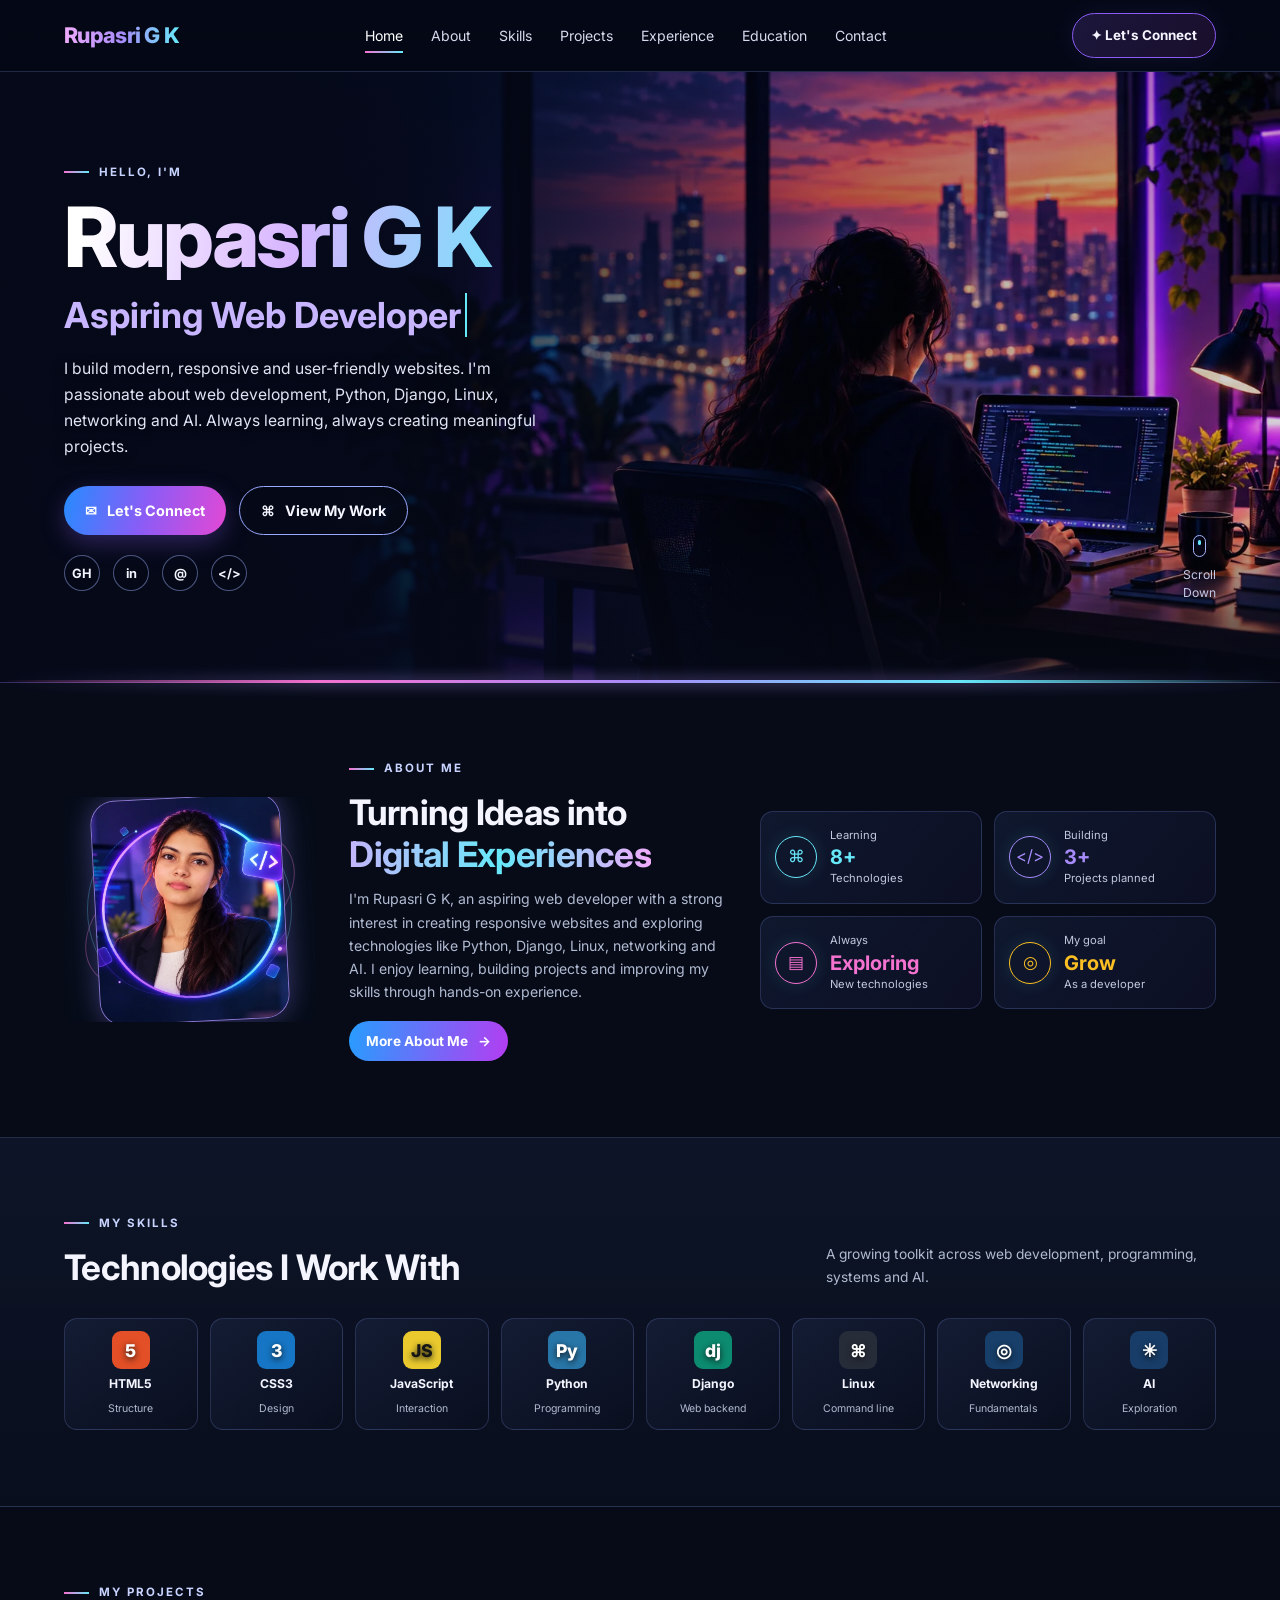
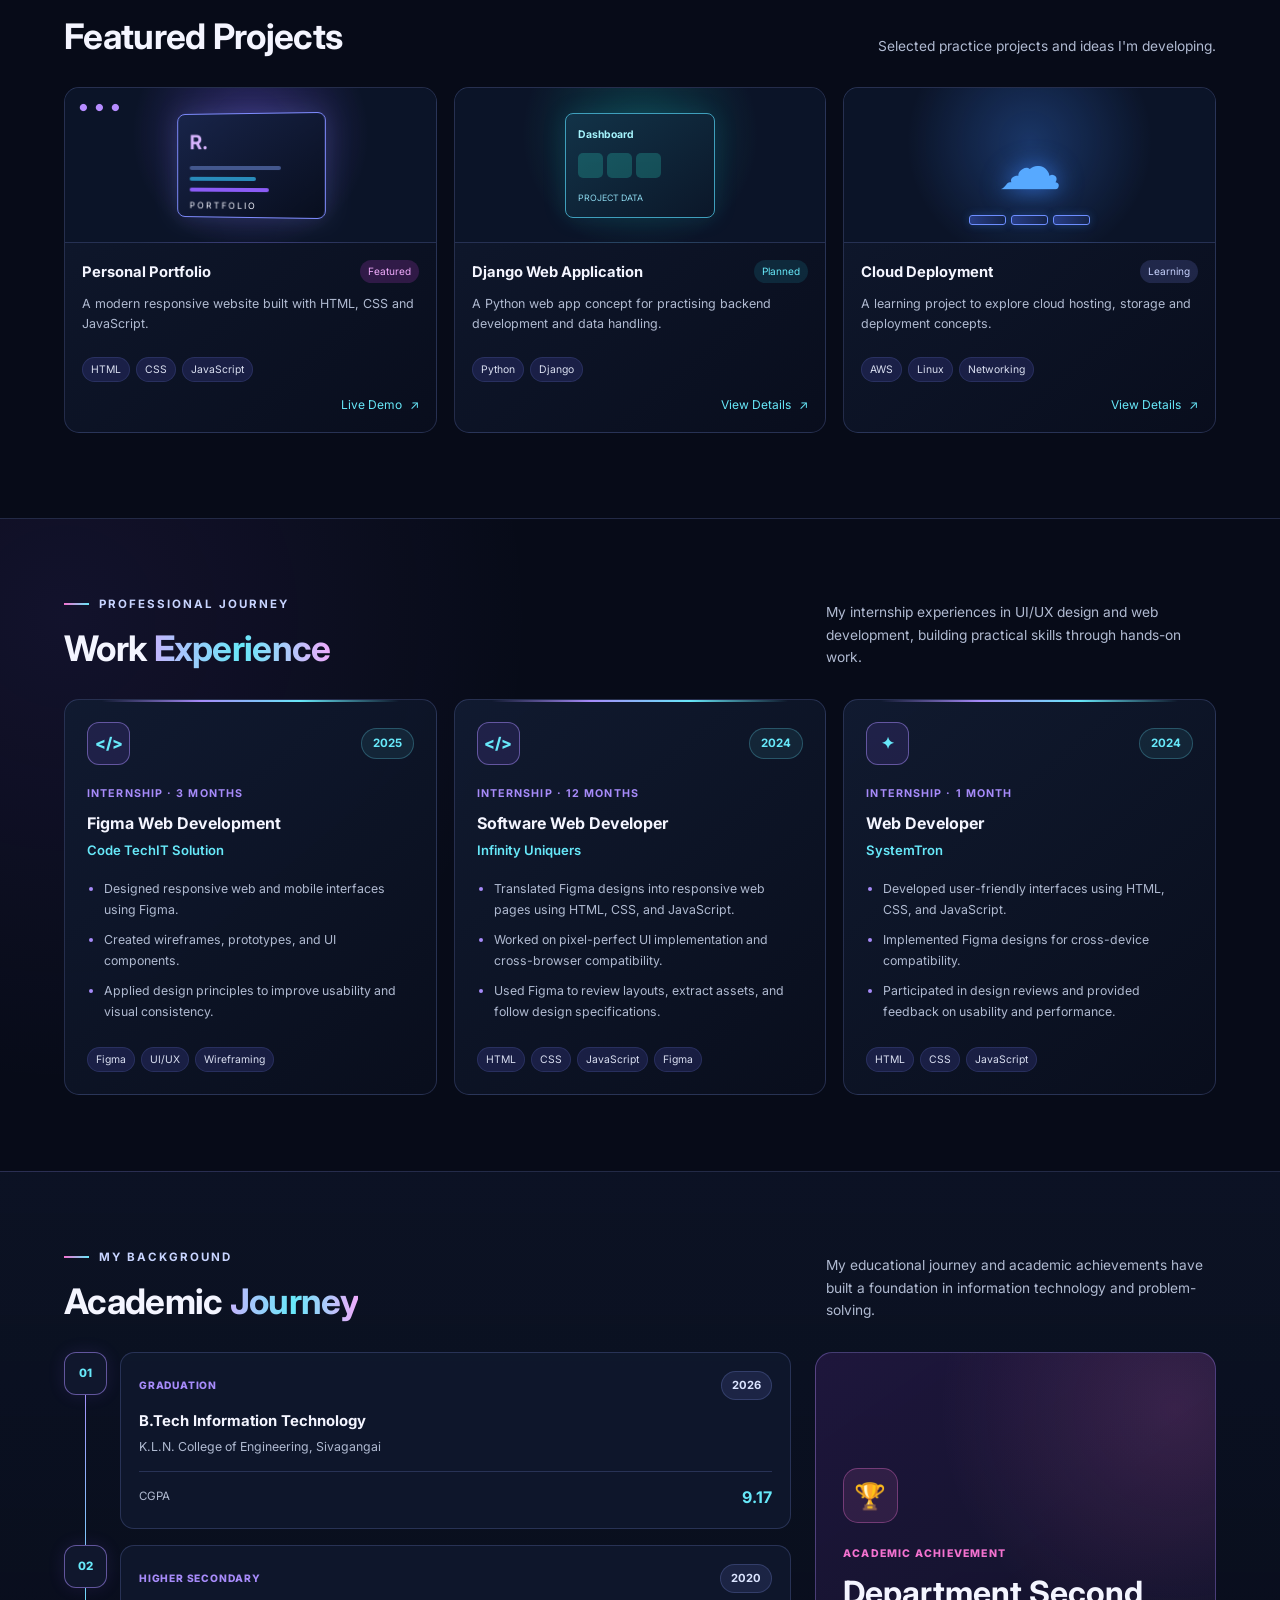
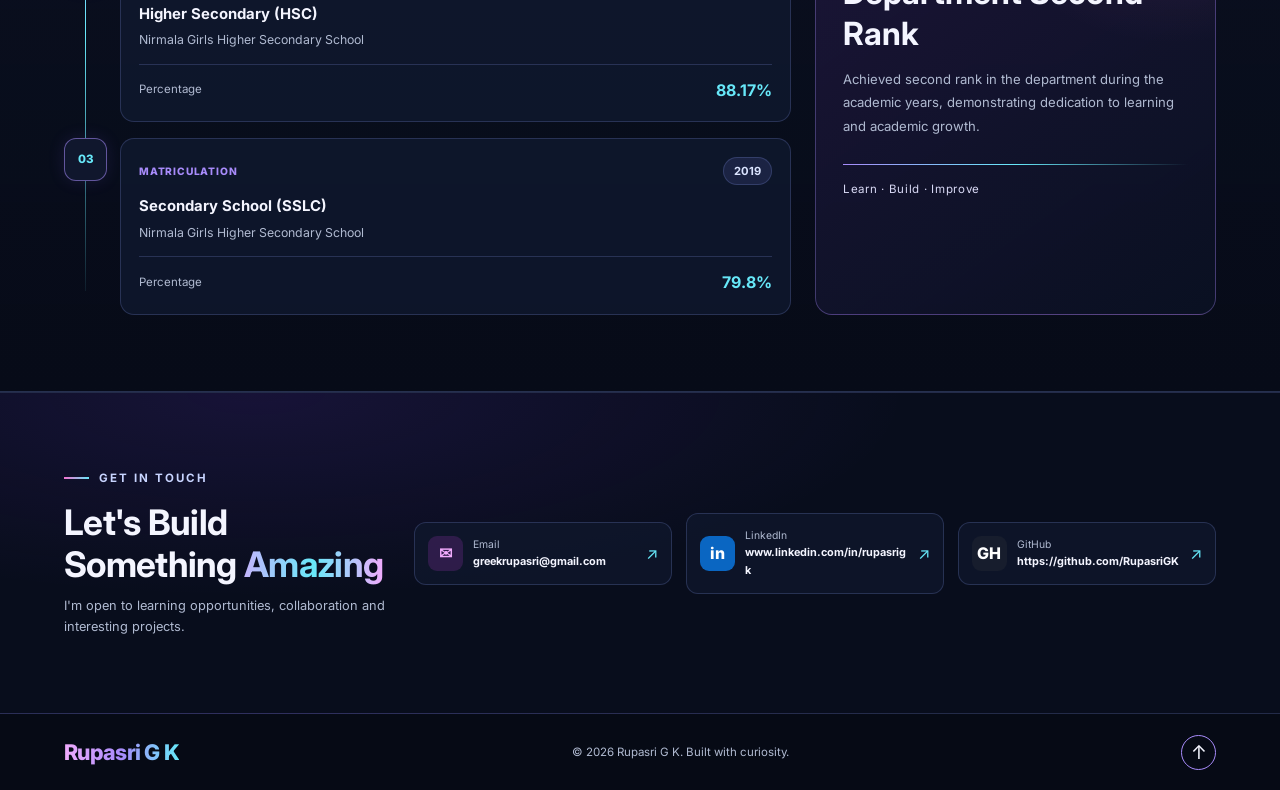
<file: index.html>
<!DOCTYPE html>
<html lang="en">
<head>
  <meta charset="UTF-8">
  <meta name="viewport" content="width=device-width, initial-scale=1.0">
  <meta property="og:type" content="website">
  <meta property="og:title" content="Rupasri G K | Web Developer">
  <meta property="og:description"
        content="Explore my portfolio, web development projects, technical skills and learning journey.">
  <meta property="og:url"
        content="https://ubiquitous-cendol-4ba4c1.netlify.app/">
  <meta property="og:image"
        content="https://ubiquitous-cendol-4ba4c1.netlify.app/rupaai-optimized.webp">

  <meta name="twitter:card" content="summary_large_image">
  <meta name="twitter:title" content="Rupasri G K | Web Developer">
  <meta name="twitter:description"
        content="Explore my portfolio, projects and technical skills.">
  <meta name="twitter:image"
        content="https://ubiquitous-cendol-4ba4c1.netlify.app/rupaai-optimized.webp">
  <meta name="description" content="Explore Rupasri G K's web developer portfolio, featuring projects, skills in HTML, CSS, JavaScript, Python and Django, and interests in Linux, networking and AI.">  <title>Rupasri G K | Web Developer</title>
  <link rel="preconnect" href="https://fonts.googleapis.com">
  <link rel="preconnect" href="https://fonts.gstatic.com" crossorigin>
  <link rel="canonical" href="https://ubiquitous-cendol-4ba4c1.netlify.app/">
  <link
    rel="preload"
    as="image"
    href="bg-optimized.webp"
    fetchpriority="high"
  >
  <link href="https://fonts.googleapis.com/css2?family=Inter:wght@400;500;600;700;800&display=swap" rel="stylesheet">
  <link rel="stylesheet" href="style.css">
  <script src="script.js" defer></script>
</head>
<body>
  <header class="site-header">
    <nav class="nav container" aria-label="Main navigation">
      <a class="brand" href="#home">Rupasri <span>G K</span></a>
      <button class="menu-toggle" id="menu-toggle" aria-expanded="false" aria-controls="nav-links" aria-label="Open navigation">☰</button>
      <ul class="nav-links" id="nav-links">
        <li><a class="active" href="#home">Home</a></li>
        <li><a href="#about">About</a></li>
        <li><a href="#skills">Skills</a></li>
        <li><a href="#projects">Projects</a></li>
        <li><a href="#experience">Experience</a></li>
        <li><a href="#education">Education</a></li>
        <li><a href="#contact">Contact</a></li>
      </ul>
      <a class="resume-link" href="#contact">✦ Let's Connect</a>
    </nav>
  </header>

  <main>
    <section class="hero" id="home">
      <div class="hero-shade"></div>
      <div class="hero-inner container">
        <div class="hero-copy">
          <p class="eyebrow"><span class="eyebrow-line"></span> HELLO, I'M</p>
          <h1>Rupasri <span>G K</span></h1>
          <h2><span class="typing" id="typing-text">Aspiring Web Developer</span></h2>
          <p class="hero-description">
            I build modern, responsive and user-friendly websites. I'm passionate
            about web development, Python, Django, Linux, networking and AI.
            Always learning, always creating meaningful projects.
          </p>
          <div class="hero-actions">
            <a class="button button-primary" href="#contact">✉ <span>Let's Connect</span></a>
            <a class="button button-glass" href="#projects">⌘ <span>View My Work</span></a>
          </div>
          <div class="social-links" aria-label="Social links">
            <a href="https://github.com/RupasriGK" target="_blank" rel="noreferrer" aria-label="GitHub">GH</a>
            <a href="https://www.linkedin.com/in/rupasrigk" target="_blank" rel="noreferrer" aria-label="LinkedIn">in</a>
            <a href="mailto:greekrupasri@gmail.com" aria-label="Email">@</a>
            <a href="#skills" aria-label="Explore skills">&lt;/&gt;</a>
          </div>
        </div>
        <a class="scroll-cue" href="#about"><span class="scroll-dot"></span> Scroll<br>Down</a>
      </div>
      <div class="hero-wave" aria-hidden="true"></div>
    </section>

    <section class="about-section section container reveal" id="about">
      
        <div class="about-visual">
            <div class="visual-orbit orbit-one"></div>
            <div class="visual-orbit orbit-two"></div>

            <div class="profile-frame">
                <img
                    src="rupaai-optimized.webp"
                    alt="Professional portrait of Rupasri G K"
                    class="profile-photo"
                >
            </div>

            <!-- <div class="code-float">&lt;/&gt;</div> -->
        </div>

      <div class="about-copy">
        <p class="eyebrow"><span class="eyebrow-line"></span> ABOUT ME</p>
        <h2>Turning Ideas into<br><span class="gradient-text">Digital Experiences</span></h2>
        <p>I'm Rupasri G K, an aspiring web developer with a strong interest in creating responsive websites and exploring technologies like Python, Django, Linux, networking and AI. I enjoy learning, building projects and improving my skills through hands-on experience.</p>
        <a class="text-link" href="#contact">More About Me <span>→</span></a>
      </div>
      <div class="stats-grid">
        <article class="stat-card cyan"><span class="stat-icon">⌘</span><div><small>Learning</small><strong>8+</strong><small>Technologies</small></div></article>
        <article class="stat-card purple"><span class="stat-icon">&lt;/&gt;</span><div><small>Building</small><strong>3+</strong><small>Projects planned</small></div></article>
        <article class="stat-card pink"><span class="stat-icon">▤</span><div><small>Always</small><strong>Exploring</strong><small>New technologies</small></div></article>
        <article class="stat-card orange"><span class="stat-icon">◎</span><div><small>My goal</small><strong>Grow</strong><small>As a developer</small></div></article>
      </div>
    </section>

    <section class="skills-section section" id="skills">
      <div class="container reveal">
        <div class="section-heading">
          <div><p class="eyebrow"><span class="eyebrow-line"></span> MY SKILLS</p><h2>Technologies I Work With</h2></div>
          <p>A growing toolkit across web development, programming, systems and AI.</p>
        </div>
        <div class="skills-grid">
          <article class="skill-card"><span class="skill-symbol html">5</span><h3>HTML5</h3><small>Structure</small></article>
          <article class="skill-card"><span class="skill-symbol css">3</span><h3>CSS3</h3><small>Design</small></article>
          <article class="skill-card"><span class="skill-symbol js">JS</span><h3>JavaScript</h3><small>Interaction</small></article>
          <article class="skill-card"><span class="skill-symbol python">Py</span><h3>Python</h3><small>Programming</small></article>
          <article class="skill-card"><span class="skill-symbol django">dj</span><h3>Django</h3><small>Web backend</small></article>
          <article class="skill-card"><span class="skill-symbol linux">⌘</span><h3>Linux</h3><small>Command line</small></article>
          <article class="skill-card"><span class="skill-symbol network">◎</span><h3>Networking</h3><small>Fundamentals</small></article>
          <article class="skill-card"><span class="skill-symbol ai">✳</span><h3>AI</h3><small>Exploration</small></article>
        </div>
      </div>
    </section>

    <section class="projects-section section container reveal" id="projects">
      <div class="section-heading">
        <div><p class="eyebrow"><span class="eyebrow-line"></span> MY PROJECTS</p><h2>Featured Projects</h2></div>
        <p>Selected practice projects and ideas I'm developing.</p>
      </div>
      <div class="projects-grid">
        <article class="project-card">
          <div class="project-art portfolio-art"><span class="browser-dots">● ● ●</span><div class="mini-screen"><b>R.</b><i></i><i></i><i></i><span>PORTFOLIO</span></div></div>
          <div class="project-info"><div class="project-title-row"><h3>Personal Portfolio</h3><span class="status featured">Featured</span></div><p>A modern responsive website built with HTML, CSS and JavaScript.</p><div class="tags"><span>HTML</span><span>CSS</span><span>JavaScript</span></div><a href="#home" class="project-link">Live Demo <span>↗</span></a></div>
        </article>
        <article class="project-card">
          <div class="project-art django-art"><span class="app-window"><b>Dashboard</b><i></i><i></i><i></i><em>PROJECT DATA</em></span></div>
          <div class="project-info"><div class="project-title-row"><h3>Django Web Application</h3><span class="status progress">Planned</span></div><p>A Python web app concept for practising backend development and data handling.</p><div class="tags"><span>Python</span><span>Django</span></div><a href="#contact" class="project-link">View Details <span>↗</span></a></div>
        </article>
        <article class="project-card">
          <div class="project-art cloud-art"><div class="cloud-shape">☁</div><div class="server-stack"><i></i><i></i><i></i></div></div>
          <div class="project-info"><div class="project-title-row"><h3>Cloud Deployment</h3><span class="status planned">Learning</span></div><p>A learning project to explore cloud hosting, storage and deployment concepts.</p><div class="tags"><span>AWS</span><span>Linux</span><span>Networking</span></div><a href="#contact" class="project-link">View Details <span>↗</span></a></div>
        </article>
      </div>
    </section>

    
    <!-- WORK EXPERIENCE SECTION -->
    <section class="experience-section section" id="experience">
      <div class="container reveal">

        <div class="section-heading">
          <div>
            <p class="eyebrow">
              <span class="eyebrow-line"></span>
              PROFESSIONAL JOURNEY
            </p>
            <h2>Work <span class="gradient-text">Experience</span></h2>
          </div>
          <p>
            My internship experiences in UI/UX design and web development,
            building practical skills through hands-on work.
          </p>
        </div>

        <div class="experience-grid">

          <!-- Code TechIT Solution -->
          <article class="experience-card">
            <div class="experience-top">
              <span class="experience-icon" aria-hidden="true">&lt;/&gt;</span>
              <span class="experience-year">2025</span>
            </div>

            <p class="experience-type">INTERNSHIP · 3 MONTHS</p>
            <h3>Figma Web Development</h3>
            <h4>Code TechIT Solution</h4>

            <ul>
              <li>Designed responsive web and mobile interfaces using Figma.</li>
              <li>Created wireframes, prototypes, and UI components.</li>
              <li>Applied design principles to improve usability and visual consistency.</li>
            </ul>

            <div class="tags">
              <span>Figma</span>
              <span>UI/UX</span>
              <span>Wireframing</span>
            </div>
          </article>

          <!-- Infinity Uniquers -->
          <article class="experience-card">
            <div class="experience-top">
              <span class="experience-icon" aria-hidden="true">&lt;/&gt;</span>
              <span class="experience-year">2024</span>
            </div>

            <p class="experience-type">INTERNSHIP · 12 MONTHS</p>
            <h3>Software Web Developer</h3>
            <h4>Infinity Uniquers</h4>

            <ul>
              <li>Translated Figma designs into responsive web pages using HTML, CSS, and JavaScript.</li>
              <li>Worked on pixel-perfect UI implementation and cross-browser compatibility.</li>
              <li>Used Figma to review layouts, extract assets, and follow design specifications.</li>
            </ul>

            <div class="tags">
              <span>HTML</span>
              <span>CSS</span>
              <span>JavaScript</span>
              <span>Figma</span>
            </div>
          </article>

          <!-- SystemTron -->
          <article class="experience-card">
            <div class="experience-top">
              <span class="experience-icon" aria-hidden="true">✦</span>
              <span class="experience-year">2024</span>
            </div>

            <p class="experience-type">INTERNSHIP · 1 MONTH</p>
            <h3>Web Developer</h3>
            <h4>SystemTron</h4>

            <ul>
              <li>Developed user-friendly interfaces using HTML, CSS, and JavaScript.</li>
              <li>Implemented Figma designs for cross-device compatibility.</li>
              <li>Participated in design reviews and provided feedback on usability and performance.</li>
            </ul>

            <div class="tags">
              <span>HTML</span>
              <span>CSS</span>
              <span>JavaScript</span>
            </div>
          </article>

        </div>
      </div>
    </section>


    <!-- ACADEMIC JOURNEY SECTION -->
    <section class="education-section section" id="education">
      <div class="container reveal">

        <div class="section-heading">
          <div>
            <p class="eyebrow">
              <span class="eyebrow-line"></span>
              MY BACKGROUND
            </p>
            <h2>Academic <span class="gradient-text">Journey</span></h2>
          </div>
          <p>
            My educational journey and academic achievements have built
            a foundation in information technology and problem-solving.
          </p>
        </div>

        <div class="education-layout">

          <div class="education-timeline">

            <!-- Graduation -->
            <article class="education-item">
              <div class="education-marker" aria-hidden="true">01</div>

              <div class="education-content">
                <div class="education-meta">
                  <span class="education-level">GRADUATION</span>
                  <span class="education-year">2026</span>
                </div>

                <h3>B.Tech Information Technology</h3>
                <p class="education-institute">
                  K.L.N. College of Engineering, Sivagangai
                </p>

                <div class="education-result">
                  <span>CGPA</span>
                  <strong>9.17</strong>
                </div>
              </div>
            </article>

            <!-- Higher Secondary -->
            <article class="education-item">
              <div class="education-marker" aria-hidden="true">02</div>

              <div class="education-content">
                <div class="education-meta">
                  <span class="education-level">HIGHER SECONDARY</span>
                  <span class="education-year">2020</span>
                </div>

                <h3>Higher Secondary (HSC)</h3>
                <p class="education-institute">
                  Nirmala Girls Higher Secondary School
                </p>

                <div class="education-result">
                  <span>Percentage</span>
                  <strong>88.17%</strong>
                </div>
              </div>
            </article>

            <!-- Matriculation -->
            <article class="education-item">
              <div class="education-marker" aria-hidden="true">03</div>

              <div class="education-content">
                <div class="education-meta">
                  <span class="education-level">MATRICULATION</span>
                  <span class="education-year">2019</span>
                </div>

                <h3>Secondary School (SSLC)</h3>
                <p class="education-institute">
                  Nirmala Girls Higher Secondary School
                </p>

                <div class="education-result">
                  <span>Percentage</span>
                  <strong>79.8%</strong>
                </div>
              </div>
            </article>

          </div>

          <!-- Academic achievement -->
          <aside class="education-highlight">
            <div class="highlight-icon" aria-hidden="true">🏆</div>

            <p class="highlight-label">ACADEMIC ACHIEVEMENT</p>
            <h3>Department Second Rank</h3>

            <p>
              Achieved second rank in the department during the academic years,
              demonstrating dedication to learning and academic growth.
            </p>

            <div class="highlight-line"></div>
            <span class="highlight-footer">Learn · Build · Improve</span>
          </aside>

        </div>
      </div>
    </section>


    <section class="contact-section section" id="contact">
      <div class="container contact-inner reveal">
        <div><p class="eyebrow"><span class="eyebrow-line"></span> GET IN TOUCH</p><h2>Let's Build Something <span class="gradient-text">Amazing</span></h2><p>I'm open to learning opportunities, collaboration and interesting projects.</p></div>
        <a class="contact-card" href="mailto:greekrupasri@gmail.com"><span class="contact-icon">✉</span><span><small>Email</small><strong>greekrupasri@gmail.com</strong></span><span class="arrow">↗</span></a>
        <a class="contact-card" href="https://www.linkedin.com/in/rupasrigk" target="_blank" rel="noreferrer"><span class="contact-icon linkedin">in</span><span><small>LinkedIn</small><strong>www.linkedin.com/in/rupasrigk</strong></span><span class="arrow">↗</span></a>
        <a class="contact-card" href="https://github.com/RupasriGK" target="_blank" rel="noreferrer"><span class="contact-icon github">GH</span><span><small>GitHub</small><strong>https://github.com/RupasriGK</strong></span><span class="arrow">↗</span></a>
      </div>
    </section>
  </main>

  <footer class="footer">
    <div class="container footer-inner"><a class="brand" href="#home">Rupasri <span>G K</span></a><p>© <span id="year"></span> Rupasri G K. Built with curiosity.</p><a href="#home" class="back-top" aria-label="Back to top">↑</a></div>
  </footer>
</body>
</html>
</file>
<file: style.css>
/* Rupasri G K portfolio — modern responsive design */
:root {
  --bg: #070b18;
  --panel: #0d1427;
  --panel2: #101a30;
  --text: #f4f5ff;
  --muted: #b0bad1;
  --purple: #a78bfa;
  --cyan: #67e8f9;
  --pink: #f472d0;
  --line: rgba(143, 164, 255, 0.2);
  --max: 1180px;
}
* {
  box-sizing: border-box;
  margin: 0;
  padding: 0;
}
html {
  scroll-behavior: smooth;
  scroll-padding-top: 85px;
}
body {
  font-family:
    Inter,
    Segoe UI,
    Arial,
    sans-serif;
  color: var(--text);
  background: var(--bg);
  line-height: 1.65;
  overflow-x: hidden;
}
a {
  color: inherit;
  text-decoration: none;
}
button {
  font: inherit;
}
.container {
  width: min(var(--max), 90%);
  margin-inline: auto;
}
.site-header {
  height: 72px;
  position: sticky;
  top: 0;
  z-index: 50;
  background: rgba(5, 9, 22, 0.88);
  backdrop-filter: blur(18px);
  border-bottom: 1px solid var(--line);
}
.nav {
  height: 100%;
  display: flex;
  align-items: center;
  justify-content: space-between;
  gap: 22px;
}
.brand {
  font-size: 1.35rem;
  font-weight: 800;
  letter-spacing: -0.7px;
  background: linear-gradient(90deg, #f0abfc, #a78bfa, #67e8f9);
  background-clip: text;
  -webkit-background-clip: text;
  color: transparent;
  white-space: nowrap;
}
.nav-links {
  list-style: none;
  display: flex;
  align-items: center;
  gap: 28px;
}
.nav-links a {
  font-size: 0.88rem;
  color: #d5dbed;
  position: relative;
  padding: 25px 0;
  transition: color 0.25s;
}
.nav-links a::after {
  content: "";
  position: absolute;
  bottom: 16px;
  left: 0;
  width: 0;
  height: 2px;
  background: linear-gradient(90deg, var(--pink), var(--cyan));
  transition: width 0.3s;
}
.nav-links a:hover,
.nav-links a.active {
  color: white;
}
.nav-links a:hover::after,
.nav-links a.active::after {
  width: 100%;
}
.resume-link {
  font-size: 0.84rem;
  font-weight: 700;
  padding: 10px 18px;
  border: 1px solid #8b5cf6;
  border-radius: 30px;
  background: linear-gradient(
    120deg,
    rgba(139, 92, 246, 0.17),
    rgba(217, 70, 239, 0.1)
  );
  box-shadow: 0 0 22px rgba(139, 92, 246, 0.1);
  transition: 0.3s;
}
.resume-link:hover {
  box-shadow: 0 0 28px rgba(167, 139, 250, 0.4);
  transform: translateY(-2px);
}
.menu-toggle {
  display: none;
  color: white;
  background: #141b31;
  border: 1px solid var(--line);
  border-radius: 9px;
  padding: 6px 12px;
  font-size: 1.3rem;
}
.hero {
  min-height: 610px;
  position: relative;
  display: flex;
  align-items: center;
  background-image: url("./bg-optimized.webp");
  background-position: center 48%;
  background-size: cover;
  isolation: isolate;
  border-bottom: 1px solid rgba(167, 139, 250, 0.3);
}
.hero-shade {
  position: absolute;
  inset: 0;
  z-index: -1;
  background:
    linear-gradient(
      90deg,
      rgba(5, 9, 24, 0.96) 0%,
      rgba(5, 9, 24, 0.87) 31%,
      rgba(5, 9, 24, 0.26) 65%,
      rgba(5, 9, 24, 0.15) 100%
    ),
    linear-gradient(
      0deg,
      rgba(7, 11, 24, 0.75),
      transparent 25%,
      rgba(7, 11, 24, 0.1)
    );
}
.hero-inner {
  position: relative;
  display: flex;
  align-items: center;
  min-height: 610px;
  padding-block: 70px;
}
.hero-copy {
  max-width: 550px;
  animation: rise 0.9s both;
}
.eyebrow {
  display: flex;
  align-items: center;
  gap: 10px;
  font-size: 0.72rem;
  letter-spacing: 2px;
  color: #c8d4ff;
  font-weight: 700;
  margin-bottom: 13px;
}
.eyebrow-line {
  display: inline-block;
  width: 25px;
  height: 2px;
  background: linear-gradient(90deg, var(--pink), var(--cyan));
}
.hero h1 {
  font-size: clamp(3.2rem, 6.5vw, 5.8rem);
  line-height: 1.02;
  letter-spacing: -3px;
  font-weight: 800;
  background: linear-gradient(100deg, #fff 5%, #d7b4ff 48%, #67e8f9);
  background-clip: text;
  -webkit-background-clip: text;
  color: transparent;
}
.hero h2 {
  font-size: clamp(1.35rem, 2.8vw, 2.25rem);
  line-height: 1.3;
  margin-top: 12px;
  color: #c8b5ff;
}
.typing {
  border-right: 2px solid var(--cyan);
  padding-right: 4px;
  animation: caret 0.8s steps(1) infinite;
}
.hero-description {
  max-width: 480px;
  color: #e0e5f6;
  font-size: 0.98rem;
  margin-top: 18px;
  text-shadow: 0 2px 12px #050816;
}
.hero-actions {
  display: flex;
  flex-wrap: wrap;
  gap: 13px;
  margin-top: 26px;
}
.button {
  display: inline-flex;
  align-items: center;
  justify-content: center;
  gap: 10px;
  padding: 12px 21px;
  border-radius: 28px;
  font-size: 0.9rem;
  font-weight: 700;
  transition:
    transform 0.25s,
    box-shadow 0.25s;
}
.button:hover {
  transform: translateY(-3px);
}
.button-primary {
  color: #fff;
  background: linear-gradient(105deg, #258bff, #8b5cf6, #e448d4);
  box-shadow: 0 8px 25px rgba(139, 92, 246, 0.3);
}
.button-primary:hover {
  box-shadow: 0 8px 35px rgba(217, 70, 239, 0.42);
}
.button-glass {
  border: 1px solid #9aa9ff;
  background: rgba(7, 11, 24, 0.48);
  backdrop-filter: blur(10px);
}
.button-glass:hover {
  box-shadow: 0 0 25px rgba(103, 232, 249, 0.2);
}
.social-links {
  display: flex;
  gap: 13px;
  margin-top: 20px;
}
.social-links a {
  width: 36px;
  height: 36px;
  display: grid;
  place-items: center;
  border: 1px solid rgba(164, 181, 255, 0.45);
  border-radius: 50%;
  font-weight: 700;
  font-size: 0.8rem;
  background: rgba(5, 9, 24, 0.45);
  transition: 0.25s;
}
.social-links a:hover {
  color: var(--cyan);
  border-color: var(--cyan);
  transform: translateY(-4px);
  box-shadow: 0 0 18px rgba(103, 232, 249, 0.22);
}
.scroll-cue {
  position: absolute;
  right: 0;
  bottom: 80px;
  text-align: center;
  color: #c4c9e7;
  font-size: 0.76rem;
  line-height: 1.5;
}
.scroll-dot {
  display: block;
  width: 13px;
  height: 22px;
  border: 1px solid #aab7ff;
  border-radius: 10px;
  margin: 0 auto 9px;
  position: relative;
}
.scroll-dot::after {
  content: "";
  position: absolute;
  width: 3px;
  height: 5px;
  left: 4px;
  top: 4px;
  border-radius: 4px;
  background: var(--cyan);
  animation: scrollDot 1.3s infinite;
}
.hero-wave {
  position: absolute;
  bottom: -1px;
  left: 0;
  right: 0;
  height: 3px;
  background: linear-gradient(
    90deg,
    transparent,
    var(--pink),
    var(--purple),
    var(--cyan),
    transparent
  );
  filter: drop-shadow(0 0 7px var(--purple));
}
.section {
  padding-block: 76px;
}
.about-section {
  display: grid;
  grid-template-columns: 0.8fr 1.2fr 1.45fr;
  align-items: center;
  gap: 34px;
}
.about-visual {
  min-height: 205px;
  display: grid;
  place-items: center;
  position: relative;
  overflow: hidden;
}
.about-monogram {
  width: 165px;
  height: 165px;
  border: 1px solid rgba(167, 139, 250, 0.65);
  border-radius: 24px;
  display: flex;
  align-items: center;
  justify-content: center;
  flex-direction: column;
  font-size: 3.3rem;
  font-weight: 800;
  background: linear-gradient(
    140deg,
    rgba(70, 67, 147, 0.72),
    rgba(12, 20, 43, 0.9)
  );
  box-shadow: 0 0 35px rgba(139, 92, 246, 0.18);
  transform: rotate(-5deg);
}
.about-monogram span {
  color: var(--cyan);
}
.about-monogram small {
  font-size: 0.53rem;
  letter-spacing: 2px;
  color: #c8d2f4;
}
.visual-orbit {
  position: absolute;
  width: 205px;
  height: 205px;
  border: 1px solid rgba(103, 232, 249, 0.28);
  border-radius: 50%;
  animation: spin 16s linear infinite;
}
.orbit-two {
  width: 230px;
  height: 130px;
  border-color: rgba(244, 114, 208, 0.35);
  transform: rotate(-30deg);
  animation-direction: reverse;
}
.code-float {
  position: absolute;
  right: 3%;
  top: 18%;
  padding: 9px 12px;
  border-radius: 12px;
  background: linear-gradient(135deg, #a855f7, #2563eb);
  box-shadow: 0 0 24px rgba(167, 139, 250, 0.4);
  font-weight: 800;
}
.about-copy h2,
.section-heading h2,
.contact-inner h2 {
  font-size: clamp(1.6rem, 3vw, 2.2rem);
  line-height: 1.2;
  letter-spacing: -0.7px;
}
.gradient-text {
  background: linear-gradient(90deg, #c4b5fd, #67e8f9, #f0abfc);
  background-clip: text;
  -webkit-background-clip: text;
  color: transparent;
}
.about-copy > p:not(.eyebrow) {
  font-size: 0.88rem;
  color: var(--muted);
  margin-top: 12px;
}
.text-link {
  display: inline-flex;
  gap: 10px;
  align-items: center;
  margin-top: 17px;
  font-size: 0.85rem;
  font-weight: 700;
  color: #fff;
  background: linear-gradient(100deg, #279dff, #b43df1);
  padding: 9px 17px;
  border-radius: 24px;
  transition: 0.25s;
}
.text-link:hover {
  gap: 16px;
  box-shadow: 0 0 20px rgba(167, 139, 250, 0.35);
}
.stats-grid {
  display: grid;
  grid-template-columns: repeat(2, minmax(0, 1fr));
  gap: 12px;
}
.stat-card {
  display: flex;
  align-items: center;
  gap: 13px;
  padding: 16px 14px;
  min-height: 88px;
  border: 1px solid var(--line);
  border-radius: 13px;
  background: linear-gradient(
    130deg,
    rgba(16, 27, 50, 0.85),
    rgba(14, 16, 39, 0.8)
  );
  transition:
    transform 0.3s,
    border-color 0.3s;
}
.stat-card:hover {
  transform: translateY(-4px);
  border-color: rgba(103, 232, 249, 0.55);
}
.stat-icon {
  flex: 0 0 42px;
  width: 42px;
  height: 42px;
  border-radius: 50%;
  display: grid;
  place-items: center;
  font-size: 1.05rem;
  border: 1px solid currentColor;
  color: var(--cyan);
  box-shadow: 0 0 17px rgba(103, 232, 249, 0.12);
}
.stat-card.purple .stat-icon {
  color: var(--purple);
}
.stat-card.pink .stat-icon {
  color: var(--pink);
}
.stat-card.orange .stat-icon {
  color: #fbbf24;
}
.stat-card div {
  display: flex;
  flex-direction: column;
  line-height: 1.4;
}
.stat-card small {
  font-size: 0.7rem;
  color: #c1c9df;
}
.stat-card strong {
  font-size: 1.25rem;
  color: var(--cyan);
}
.stat-card.purple strong {
  color: var(--purple);
}
.stat-card.pink strong {
  color: var(--pink);
}
.stat-card.orange strong {
  color: #fbbf24;
}
.skills-section {
  background: linear-gradient(
    180deg,
    rgba(15, 23, 43, 0.8),
    rgba(9, 14, 29, 0.94)
  );
  border-block: 1px solid var(--line);
}
.section-heading {
  display: flex;
  align-items: end;
  justify-content: space-between;
  gap: 28px;
}
.section-heading > p {
  max-width: 390px;
  color: var(--muted);
  font-size: 0.86rem;
}
.skills-grid {
  display: grid;
  grid-template-columns: repeat(8, minmax(0, 1fr));
  gap: 12px;
  margin-top: 30px;
}
.skill-card {
  min-height: 112px;
  display: flex;
  flex-direction: column;
  align-items: center;
  justify-content: center;
  gap: 5px;
  border: 1px solid var(--line);
  border-radius: 13px;
  background: linear-gradient(
    145deg,
    rgba(20, 30, 54, 0.9),
    rgba(10, 15, 31, 0.9)
  );
  transition:
    transform 0.3s,
    border-color 0.3s,
    box-shadow 0.3s;
}
.skill-card:hover {
  transform: translateY(-7px);
  border-color: rgba(103, 232, 249, 0.55);
  box-shadow:
    0 12px 26px rgba(0, 0, 0, 0.2),
    0 0 20px rgba(103, 232, 249, 0.08);
}
.skill-symbol {
  width: 38px;
  height: 38px;
  display: grid;
  place-items: center;
  font-weight: 800;
  font-size: 1.1rem;
  border-radius: 9px;
  color: #fff;
  background: #e34f26;
  text-shadow: 0 2px 6px #111;
}
.skill-symbol.css {
  background: #1676c5;
}
.skill-symbol.js {
  background: #e9c92e;
  color: #151515;
}
.skill-symbol.python {
  background: #2876a8;
}
.skill-symbol.django {
  background: #0c8b70;
}
.skill-symbol.linux {
  background: #272c39;
}
.skill-symbol.network {
  background: #173f6a;
}
.skill-symbol.ai {
  background: #173d68;
}
.skill-card h3 {
  font-size: 0.76rem;
}
.skill-card small {
  font-size: 0.66rem;
  color: var(--muted);
}
.projects-section {
  padding-bottom: 85px;
}
.projects-grid {
  display: grid;
  grid-template-columns: repeat(3, minmax(0, 1fr));
  gap: 17px;
  margin-top: 30px;
}
.project-card {
  overflow: hidden;
  border: 1px solid var(--line);
  border-radius: 15px;
  background: linear-gradient(
    140deg,
    rgba(17, 27, 49, 0.94),
    rgba(9, 14, 29, 0.96)
  );
  transition:
    transform 0.3s,
    border-color 0.3s,
    box-shadow 0.3s;
}
.project-card:hover {
  transform: translateY(-6px);
  border-color: rgba(167, 139, 250, 0.65);
  box-shadow: 0 15px 35px rgba(0, 0, 0, 0.22);
}
.project-art {
  height: 155px;
  position: relative;
  display: grid;
  place-items: center;
  overflow: hidden;
  background:
    radial-gradient(
      circle at 50% 30%,
      rgba(112, 80, 225, 0.36),
      transparent 55%
    ),
    #0b1428;
  border-bottom: 1px solid var(--line);
}
.browser-dots {
  position: absolute;
  top: 12px;
  left: 14px;
  font-size: 0.6rem;
  letter-spacing: 2px;
  color: #b68cff;
}
.mini-screen {
  width: 150px;
  height: 105px;
  border: 1px solid #7f8cff;
  border-radius: 8px;
  background: linear-gradient(145deg, #182449, #080e1e);
  box-shadow: 0 0 24px rgba(129, 140, 248, 0.22);
  padding: 12px;
  transform: perspective(500px) rotateY(-8deg);
  transition: transform 0.4s;
}
.project-card:hover .mini-screen {
  transform: perspective(500px) rotateY(0) scale(1.05);
}
.mini-screen b {
  font-size: 1.25rem;
  color: #d8b4fe;
}
.mini-screen i {
  display: block;
  width: 75%;
  height: 4px;
  margin-top: 7px;
  border-radius: 5px;
  background: #43578d;
}
.mini-screen i:nth-of-type(2) {
  width: 55%;
  background: #298bba;
}
.mini-screen i:nth-of-type(3) {
  width: 65%;
  background: #8b5cf6;
}
.mini-screen span {
  display: block;
  margin-top: 7px;
  font-size: 0.55rem;
  letter-spacing: 2px;
}
.django-art {
  background:
    radial-gradient(
      circle at 50% 30%,
      rgba(20, 184, 166, 0.25),
      transparent 55%
    ),
    #0b1428;
}
.app-window {
  width: 150px;
  height: 105px;
  padding: 12px;
  border-radius: 8px;
  border: 1px solid #3f9fbc;
  background: linear-gradient(145deg, #123348, #0b1729);
  box-shadow: 0 0 24px rgba(34, 211, 238, 0.12);
  font-size: 0.65rem;
}
.app-window b {
  display: block;
  color: #a5f3fc;
  margin-bottom: 10px;
}
.app-window i {
  display: inline-block;
  width: 25px;
  height: 25px;
  margin-right: 4px;
  border-radius: 5px;
  background: rgba(45, 212, 191, 0.25);
}
.app-window em {
  display: block;
  margin-top: 8px;
  color: #8bd7ec;
  font-size: 0.55rem;
  font-style: normal;
}
.cloud-art {
  background:
    radial-gradient(
      circle at 50% 35%,
      rgba(59, 130, 246, 0.3),
      transparent 58%
    ),
    #0b1428;
}
.cloud-shape {
  font-size: 4rem;
  color: #57a9ff;
  text-shadow: 0 0 25px rgba(59, 130, 246, 0.8);
  animation: float 4s ease-in-out infinite;
}
.server-stack {
  position: absolute;
  bottom: 17px;
  display: flex;
  gap: 5px;
}
.server-stack i {
  display: block;
  width: 37px;
  height: 10px;
  border: 1px solid #6d8eff;
  border-radius: 3px;
  background: linear-gradient(90deg, #283d86, #15254a);
  box-shadow: 0 0 8px rgba(59, 130, 246, 0.3);
}
.project-info {
  padding: 17px;
}
.project-title-row {
  display: flex;
  align-items: flex-start;
  justify-content: space-between;
  gap: 8px;
}
.project-title-row h3 {
  font-size: 0.92rem;
}
.status {
  font-size: 0.63rem;
  padding: 3px 8px;
  border-radius: 20px;
  white-space: nowrap;
}
.featured {
  background: rgba(217, 70, 239, 0.18);
  color: #f0abfc;
}
.progress {
  background: rgba(34, 211, 238, 0.12);
  color: #67e8f9;
}
.planned {
  background: rgba(129, 140, 248, 0.18);
  color: #c7d2fe;
}
.project-info > p {
  font-size: 0.78rem;
  color: var(--muted);
  margin-top: 9px;
  min-height: 50px;
}
.tags {
  display: flex;
  flex-wrap: wrap;
  gap: 6px;
  margin-top: 13px;
}
.tags span {
  font-size: 0.65rem;
  color: #d9def0;
  padding: 3px 8px;
  border-radius: 20px;
  background: rgba(99, 102, 241, 0.16);
  border: 1px solid rgba(129, 140, 248, 0.15);
}
.project-link {
  display: flex;
  justify-content: flex-end;
  gap: 8px;
  font-size: 0.75rem;
  color: var(--cyan);
  margin-top: 13px;
}
.project-link span {
  transition: transform 0.2s;
}
.project-link:hover span {
  transform: translate(3px, -3px);
}
.contact-section {
  border-top: 1px solid var(--line);
  border-bottom: 1px solid var(--line);
  background:
    radial-gradient(
      ellipse at 20% 0%,
      rgba(124, 58, 237, 0.13),
      transparent 45%
    ),
    #080d1c;
}
.contact-inner {
  display: grid;
  grid-template-columns: 1.3fr repeat(3, 1fr);
  align-items: center;
  gap: 14px;
}
.contact-inner > div > p:not(.eyebrow) {
  font-size: 0.8rem;
  color: var(--muted);
  margin-top: 10px;
}
.contact-card {
  display: flex;
  align-items: center;
  gap: 10px;
  min-width: 0;
  padding: 13px;
  border: 1px solid var(--line);
  border-radius: 12px;
  background: rgba(16, 25, 46, 0.7);
  transition: 0.3s;
}
.contact-card:hover {
  transform: translateY(-4px);
  border-color: rgba(167, 139, 250, 0.6);
  box-shadow: 0 0 22px rgba(139, 92, 246, 0.1);
}
.contact-icon {
  flex: 0 0 35px;
  width: 35px;
  height: 35px;
  display: grid;
  place-items: center;
  border-radius: 9px;
  background: rgba(217, 70, 239, 0.16);
  color: #f0abfc;
  font-weight: 800;
}
.contact-icon.linkedin {
  background: #0a66c2;
  color: white;
}
.contact-icon.github {
  background: #171d2d;
  color: white;
}
.contact-card > span:nth-child(2) {
  min-width: 0;
  display: flex;
  flex-direction: column;
}
.contact-card small {
  font-size: 0.65rem;
  color: var(--muted);
}
.contact-card strong {
  font-size: 0.68rem;
  overflow-wrap: anywhere;
}
.contact-card .arrow {
  margin-left: auto;
  color: var(--cyan);
}
.footer {
  background: #060a15;
}
.footer-inner {
  min-height: 76px;
  display: flex;
  align-items: center;
  justify-content: space-between;
  gap: 18px;
}
.footer-inner p {
  font-size: 0.72rem;
  color: var(--muted);
}
.back-top {
  width: 35px;
  height: 35px;
  display: grid;
  place-items: center;
  border: 1px solid var(--purple);
  border-radius: 50%;
  font-size: 1.2rem;
  transition: 0.25s;
}
.back-top:hover {
  background: var(--purple);
  color: #080b18;
}
.reveal {
  opacity: 0;
  transform: translateY(24px);
  transition:
    opacity 0.7s ease,
    transform 0.7s cubic-bezier(0.2, 0.7, 0.2, 1);
}
.reveal.visible {
  opacity: 1;
  transform: translateY(0);
}
@keyframes rise {
  from {
    opacity: 0;
    transform: translateY(25px);
  }
  to {
    opacity: 1;
    transform: translateY(0);
  }
}
@keyframes caret {
  50% {
    border-color: transparent;
  }
}
@keyframes scrollDot {
  0% {
    transform: translateY(0);
    opacity: 1;
  }
  100% {
    transform: translateY(8px);
    opacity: 0;
  }
}
@keyframes spin {
  to {
    transform: rotate(360deg);
  }
}
@keyframes float {
  0%,
  100% {
    transform: translateY(0);
  }
  50% {
    transform: translateY(-8px);
  }
}
@media (max-width: 1050px) {
  .resume-link {
    display: none;
  }
  .about-section {
    grid-template-columns: 0.7fr 1.3fr;
  }
  .stats-grid {
    grid-column: 1/-1;
  }
  .skills-grid {
    grid-template-columns: repeat(4, minmax(0, 1fr));
  }
  .contact-inner {
    grid-template-columns: repeat(3, minmax(0, 1fr));
  }
  .contact-inner > div {
    grid-column: 1/-1;
    margin-bottom: 8px;
  }
}
@media (max-width: 760px) {
  .site-header {
    height: 66px;
  }
  .menu-toggle {
    display: block;
    margin-left: auto;
  }
  .nav-links {
    display: none;
    position: absolute;
    top: 65px;
    left: 0;
    right: 0;
    padding: 12px 5% 18px;
    flex-direction: column;
    align-items: stretch;
    gap: 0;
    background: rgba(5, 9, 22, 0.98);
    border-bottom: 1px solid var(--line);
  }
  .nav-links.open {
    display: flex;
  }
  .nav-links a {
    display: block;
    padding: 11px 4px;
  }
  .nav-links a::after {
    bottom: 5px;
  }
  .hero,
  .hero-inner {
    min-height: 620px;
  }
  .hero {
    background-position: 58% center;
  }
  .hero-shade {
    background:
      linear-gradient(
        90deg,
        rgba(5, 9, 24, 0.96),
        rgba(5, 9, 24, 0.78) 65%,
        rgba(5, 9, 24, 0.4)
      ),
      linear-gradient(0deg, rgba(7, 11, 24, 0.65), transparent);
  }
  .hero-inner {
    padding-block: 65px;
  }
  .hero-copy {
    max-width: 560px;
  }
  .hero h1 {
    font-size: clamp(3rem, 12vw, 5rem);
    letter-spacing: -2px;
  }
  .hero-description {
    font-size: 0.92rem;
  }
  .scroll-cue {
    display: none;
  }
  .about-section {
    grid-template-columns: 1fr;
    gap: 28px;
  }
  .about-visual {
    min-height: 190px;
  }
  .about-copy {
    text-align: left;
  }
  .stats-grid {
    grid-column: auto;
  }
  .section {
    padding-block: 60px;
  }
  .section-heading {
    align-items: flex-start;
    flex-direction: column;
    gap: 12px;
  }
  .projects-grid {
    grid-template-columns: 1fr 1fr;
  }
  .contact-inner {
    grid-template-columns: 1fr;
  }
  .contact-inner > div {
    grid-column: auto;
  }
  .footer-inner {
    padding-block: 18px;
    flex-wrap: wrap;
  }
  .footer-inner p {
    order: 3;
    width: 100%;
  }
}
@media (max-width: 520px) {
  .container {
    width: 91%;
  }
  .brand {
    font-size: 1.15rem;
  }
  .hero,
  .hero-inner {
    min-height: 590px;
  }
  .hero {
    background-position: 62% center;
  }
  .hero-actions {
    gap: 9px;
  }
  .button {
    padding: 11px 15px;
    font-size: 0.82rem;
  }
  .stats-grid {
    gap: 9px;
  }
  .stat-card {
    padding: 12px 9px;
    gap: 9px;
  }
  .stat-icon {
    flex-basis: 34px;
    width: 34px;
    height: 34px;
  }
  .stat-card strong {
    font-size: 1.05rem;
  }
  .stat-card small {
    font-size: 0.63rem;
  }
  .skills-grid {
    grid-template-columns: repeat(2, minmax(0, 1fr));
  }
  .skill-card {
    min-height: 105px;
  }
  .projects-grid {
    grid-template-columns: 1fr;
  }
  .project-art {
    height: 175px;
  }
  .contact-card {
    padding: 12px;
  }
  .footer-inner {
    justify-content: center;
    text-align: center;
  }
  .footer-inner .brand {
    width: 100%;
  }
}
@media (prefers-reduced-motion: reduce) {
  *,
  *::before,
  *::after {
    scroll-behavior: auto !important;
    animation-duration: 0.01ms !important;
    animation-iteration-count: 1 !important;
    transition-duration: 0.01ms !important;
  }
  .reveal {
    opacity: 1;
    transform: none;
  }
}



/* Professional profile portrait */
.profile-frame {
    position: relative;
    z-index: 1;
    width: 190px;
    height: 225px;
    overflow: hidden;
    border-radius: 24px;
    border: 1px solid rgba(167, 139, 250, 0.8);
    background: #10172d;
    box-shadow:
        0 0 25px rgba(139, 92, 246, 0.3),
        0 0 45px rgba(103, 232, 249, 0.12);
    transform: rotate(-3deg);
    animation: portraitFloat 5s ease-in-out infinite;
}

.profile-photo {
    display: block;
    width: 100%;
    height: 100%;
    object-fit: cover;
    object-position: center;
    transition: transform 0.5s ease;
}

.profile-frame:hover .profile-photo {
    transform: scale(1.06);
}

@keyframes portraitFloat {
    0%, 100% {
        transform: rotate(-3deg) translateY(0);
    }
    50% {
        transform: rotate(0deg) translateY(-7px);
    }
}

@media (max-width: 520px) {
    .profile-frame {
        width: 175px;
        height: 205px;
    }
}

@media (prefers-reduced-motion: reduce) {
    .profile-frame {
        animation: none;
    }
}



/* ==========================================
   WORK EXPERIENCE - MATCH EXISTING PORTFOLIO
========================================== */

.experience-section {
  position: relative;
  overflow: hidden;
  border-block: 1px solid var(--line);
  background:
    radial-gradient(
      circle at 5% 15%,
      rgba(139, 92, 246, 0.09),
      transparent 35%
    ),
    var(--bg);
}

.experience-grid {
  display: grid;
  grid-template-columns: repeat(3, minmax(0, 1fr));
  gap: 17px;
  margin-top: 30px;
}

.experience-card {
  position: relative;
  display: flex;
  flex-direction: column;
  min-width: 0;
  padding: 22px;
  overflow: hidden;
  border: 1px solid var(--line);
  border-radius: 15px;
  background: linear-gradient(
    140deg,
    rgba(17, 27, 49, 0.96),
    rgba(9, 14, 29, 0.98)
  );
  transition:
    transform 0.3s ease,
    border-color 0.3s ease,
    box-shadow 0.3s ease;
}

.experience-card::before {
  content: "";
  position: absolute;
  top: 0;
  left: 10%;
  width: 80%;
  height: 2px;
  background: linear-gradient(
    90deg,
    transparent,
    var(--purple),
    var(--cyan),
    transparent
  );
}

.experience-card:hover {
  transform: translateY(-6px);
  border-color: rgba(103, 232, 249, 0.5);
  box-shadow: 0 15px 35px rgba(0, 0, 0, 0.24);
}

.experience-top {
  display: flex;
  align-items: center;
  justify-content: space-between;
  gap: 12px;
  margin-bottom: 20px;
}

.experience-icon {
  display: grid;
  place-items: center;
  width: 43px;
  height: 43px;
  border: 1px solid rgba(167, 139, 250, 0.5);
  border-radius: 12px;
  background: rgba(139, 92, 246, 0.13);
  color: var(--cyan);
  font-size: 1rem;
  font-weight: 800;
  transition: transform 0.3s ease;
}

.experience-card:hover .experience-icon {
  transform: rotate(-7deg) scale(1.08);
}

.experience-year {
  padding: 5px 11px;
  border: 1px solid rgba(103, 232, 249, 0.25);
  border-radius: 20px;
  background: rgba(103, 232, 249, 0.08);
  color: var(--cyan);
  font-size: 0.72rem;
  font-weight: 700;
}

.experience-type {
  margin-bottom: 8px;
  color: var(--purple);
  font-size: 0.67rem;
  font-weight: 700;
  letter-spacing: 1.1px;
}

.experience-card h3 {
  font-size: 1rem;
  line-height: 1.5;
}

.experience-card h4 {
  margin-top: 5px;
  color: var(--cyan);
  font-size: 0.82rem;
  font-weight: 600;
}

.experience-card ul {
  display: grid;
  gap: 9px;
  margin: 18px 0;
  padding-left: 17px;
  color: var(--muted);
  font-size: 0.77rem;
  line-height: 1.7;
}

.experience-card li::marker {
  color: var(--purple);
}

.experience-card .tags {
  margin-top: auto;
  padding-top: 6px;
}


/* ==========================================
   ACADEMIC JOURNEY
========================================== */

.education-section {
  position: relative;
  overflow: hidden;
  background: linear-gradient(
    180deg,
    rgba(15, 23, 43, 0.65),
    rgba(7, 11, 24, 1)
  );
  border-bottom: 1px solid var(--line);
}

.education-layout {
  display: grid;
  grid-template-columns: minmax(0, 1.45fr) minmax(240px, 0.8fr);
  align-items: stretch;
  gap: 24px;
  margin-top: 30px;
}

.education-timeline {
  position: relative;
  display: grid;
  gap: 16px;
}

.education-timeline::before {
  content: "";
  position: absolute;
  top: 24px;
  bottom: 24px;
  left: 21px;
  width: 1px;
  background: linear-gradient(
    180deg,
    var(--purple),
    var(--cyan),
    rgba(103, 232, 249, 0.08)
  );
}

.education-item {
  position: relative;
  display: grid;
  grid-template-columns: 43px minmax(0, 1fr);
  align-items: start;
  gap: 13px;
}

.education-marker {
  position: relative;
  z-index: 1;
  display: grid;
  place-items: center;
  width: 43px;
  height: 43px;
  border: 1px solid rgba(167, 139, 250, 0.55);
  border-radius: 12px;
  background: #10172d;
  color: var(--cyan);
  font-size: 0.72rem;
  font-weight: 800;
  box-shadow: 0 0 17px rgba(139, 92, 246, 0.12);
  transition:
    transform 0.3s ease,
    box-shadow 0.3s ease;
}

.education-item:hover .education-marker {
  transform: scale(1.07);
  box-shadow: 0 0 22px rgba(103, 232, 249, 0.2);
}

.education-content {
  min-width: 0;
  padding: 18px;
  border: 1px solid var(--line);
  border-radius: 14px;
  background: rgba(16, 26, 48, 0.76);
  transition:
    transform 0.3s ease,
    border-color 0.3s ease;
}

.education-item:hover .education-content {
  transform: translateX(3px);
  border-color: rgba(103, 232, 249, 0.4);
}

.education-meta {
  display: flex;
  flex-wrap: wrap;
  align-items: center;
  justify-content: space-between;
  gap: 9px;
  margin-bottom: 10px;
}

.education-level {
  color: var(--purple);
  font-size: 0.64rem;
  font-weight: 800;
  letter-spacing: 0.8px;
}

.education-year {
  padding: 4px 10px;
  border: 1px solid var(--line);
  border-radius: 20px;
  color: #dbe4ff;
  background: rgba(129, 140, 248, 0.12);
  font-size: 0.7rem;
  font-weight: 700;
}

.education-content h3 {
  font-size: 0.93rem;
  line-height: 1.5;
}

.education-institute {
  margin-top: 5px;
  color: var(--muted);
  font-size: 0.77rem;
  line-height: 1.6;
}

.education-result {
  display: flex;
  align-items: center;
  justify-content: space-between;
  gap: 10px;
  margin-top: 14px;
  padding-top: 12px;
  border-top: 1px solid var(--line);
}

.education-result span {
  color: var(--muted);
  font-size: 0.72rem;
}

.education-result strong {
  color: var(--cyan);
  font-size: 1rem;
}


/* Academic achievement card */

.education-highlight {
  display: flex;
  flex-direction: column;
  align-items: flex-start;
  justify-content: center;
  min-width: 0;
  padding: 27px;
  overflow: hidden;
  border: 1px solid rgba(167, 139, 250, 0.35);
  border-radius: 17px;
  background:
    radial-gradient(
      circle at 90% 10%,
      rgba(244, 114, 208, 0.15),
      transparent 38%
    ),
    linear-gradient(
      145deg,
      rgba(36, 24, 67, 0.8),
      rgba(10, 17, 34, 0.96)
    );
  transition:
    transform 0.3s ease,
    border-color 0.3s ease,
    box-shadow 0.3s ease;
}

.education-highlight:hover {
  transform: translateY(-5px);
  border-color: rgba(244, 114, 208, 0.55);
  box-shadow: 0 15px 32px rgba(139, 92, 246, 0.12);
}

.highlight-icon {
  display: grid;
  place-items: center;
  width: 55px;
  height: 55px;
  margin-bottom: 22px;
  border: 1px solid rgba(244, 114, 208, 0.35);
  border-radius: 15px;
  background: rgba(244, 114, 208, 0.1);
  font-size: 1.6rem;
  animation: float 4s ease-in-out infinite;
}

.highlight-label {
  color: var(--pink);
  font-size: 0.66rem;
  font-weight: 800;
  letter-spacing: 1.2px;
}

.education-highlight h3 {
  margin-top: 9px;
  font-size: clamp(1.4rem, 2.5vw, 2rem);
  line-height: 1.3;
}

.education-highlight > p:not(.highlight-label) {
  margin-top: 13px;
  color: var(--muted);
  font-size: 0.82rem;
  line-height: 1.8;
}

.highlight-line {
  width: 100%;
  height: 1px;
  margin-top: 25px;
  background: linear-gradient(
    90deg,
    var(--purple),
    var(--cyan),
    transparent
  );
}

.highlight-footer {
  margin-top: 15px;
  color: #d8d9f5;
  font-size: 0.72rem;
  letter-spacing: 0.7px;
}


/* ==========================================
   RESPONSIVE DESIGN
========================================== */

@media (max-width: 1050px) {
  .experience-grid {
    grid-template-columns: repeat(2, minmax(0, 1fr));
  }

  .education-layout {
    grid-template-columns: 1fr;
  }

  .education-highlight {
    min-height: 250px;
  }
}

@media (max-width: 760px) {
  .experience-grid {
    grid-template-columns: 1fr;
  }

  .experience-card {
    padding: 21px;
  }

  .education-layout {
    gap: 20px;
  }

  .education-highlight {
    padding: 24px;
  }
}

@media (max-width: 420px) {
  .education-item {
    grid-template-columns: 36px minmax(0, 1fr);
    gap: 10px;
  }

  .education-timeline::before {
    left: 17px;
  }

  .education-marker {
    width: 36px;
    height: 36px;
    border-radius: 10px;
    font-size: 0.65rem;
  }

  .education-content {
    padding: 14px;
  }

  .experience-card {
    padding: 18px;
  }
}
</file>
